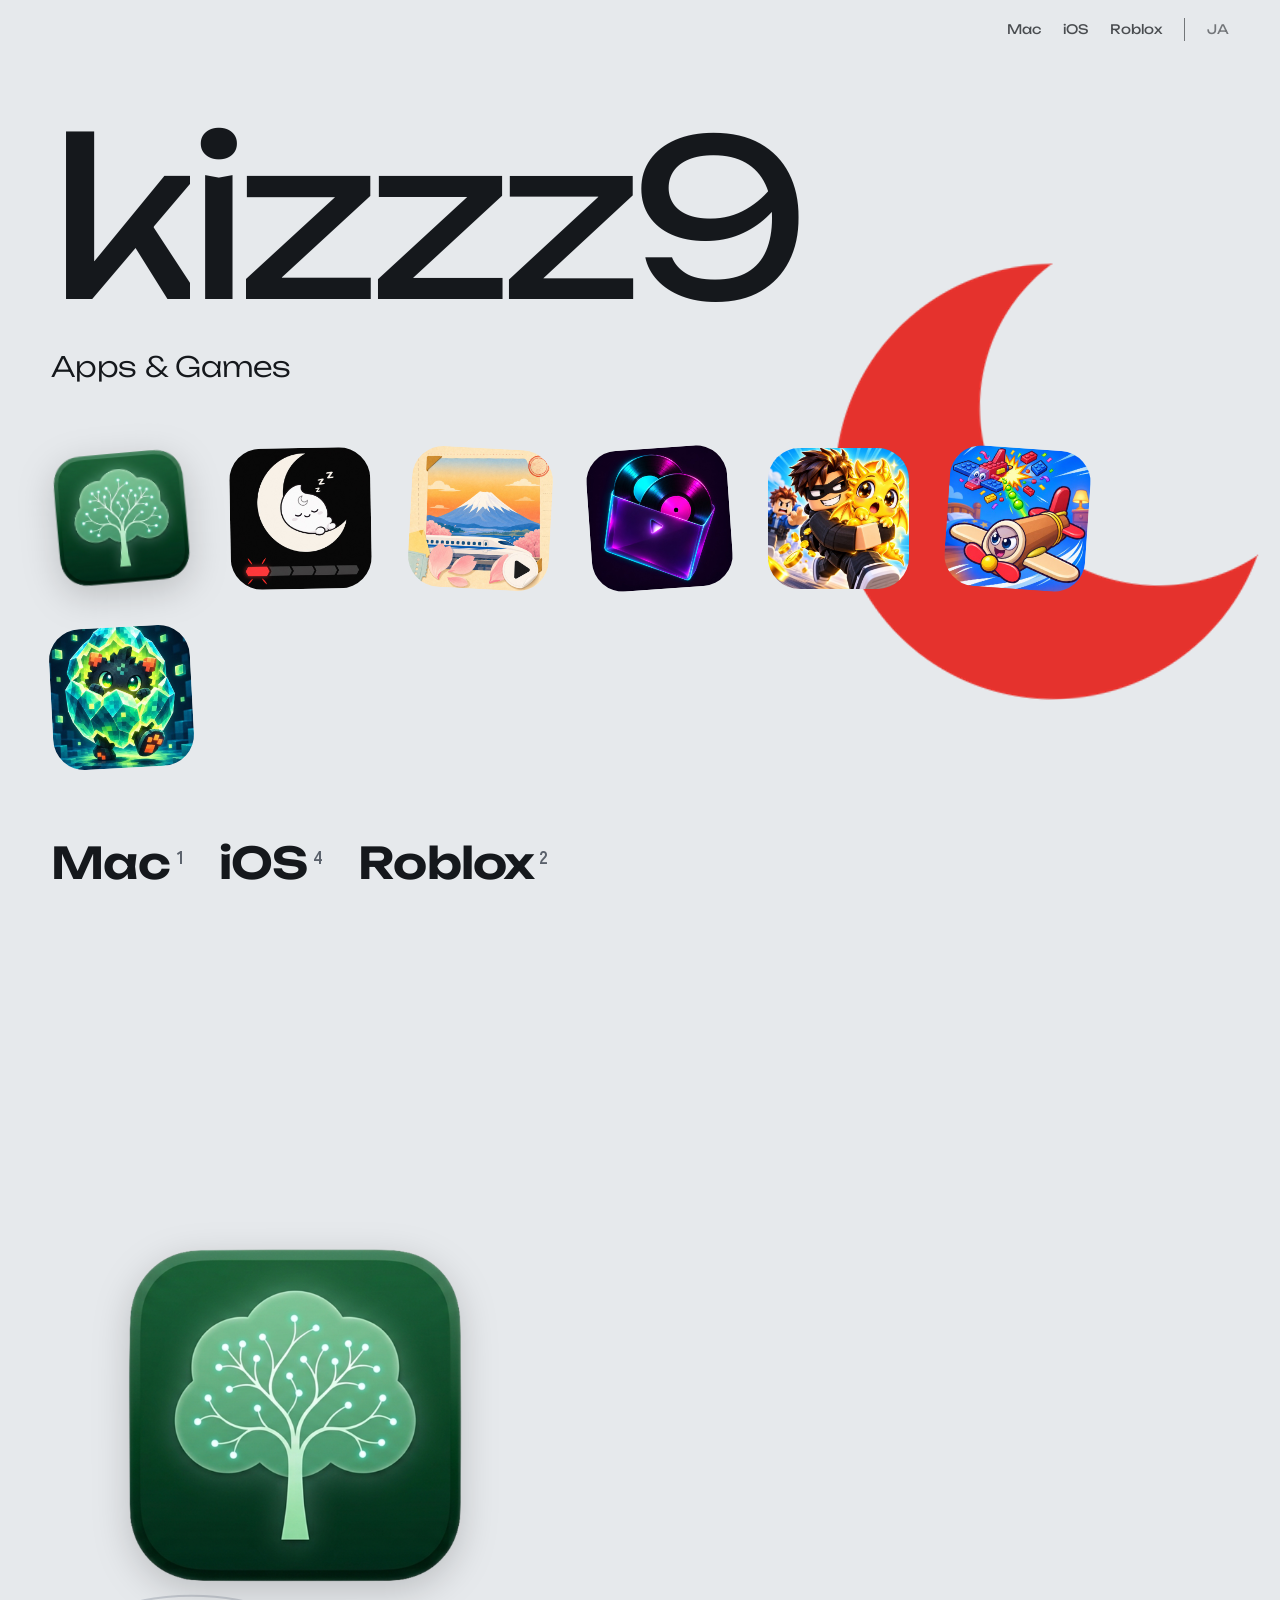
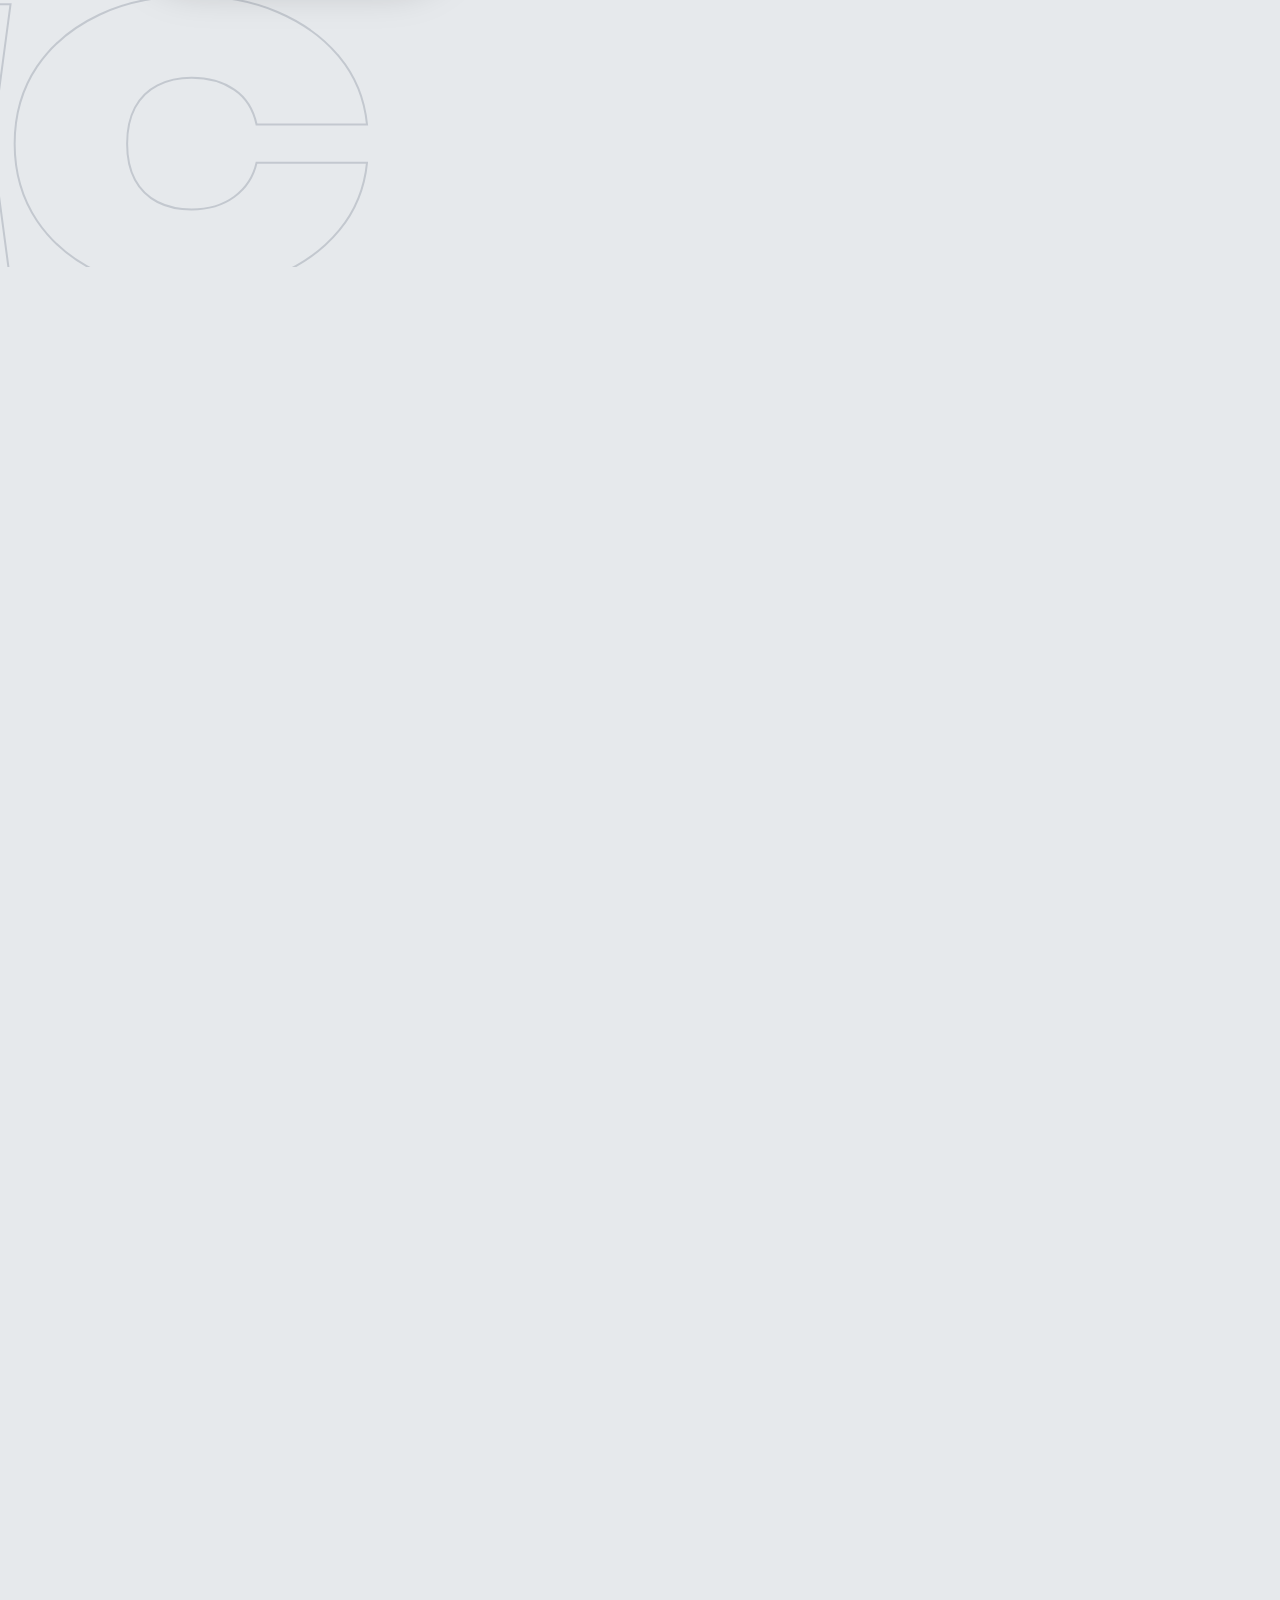
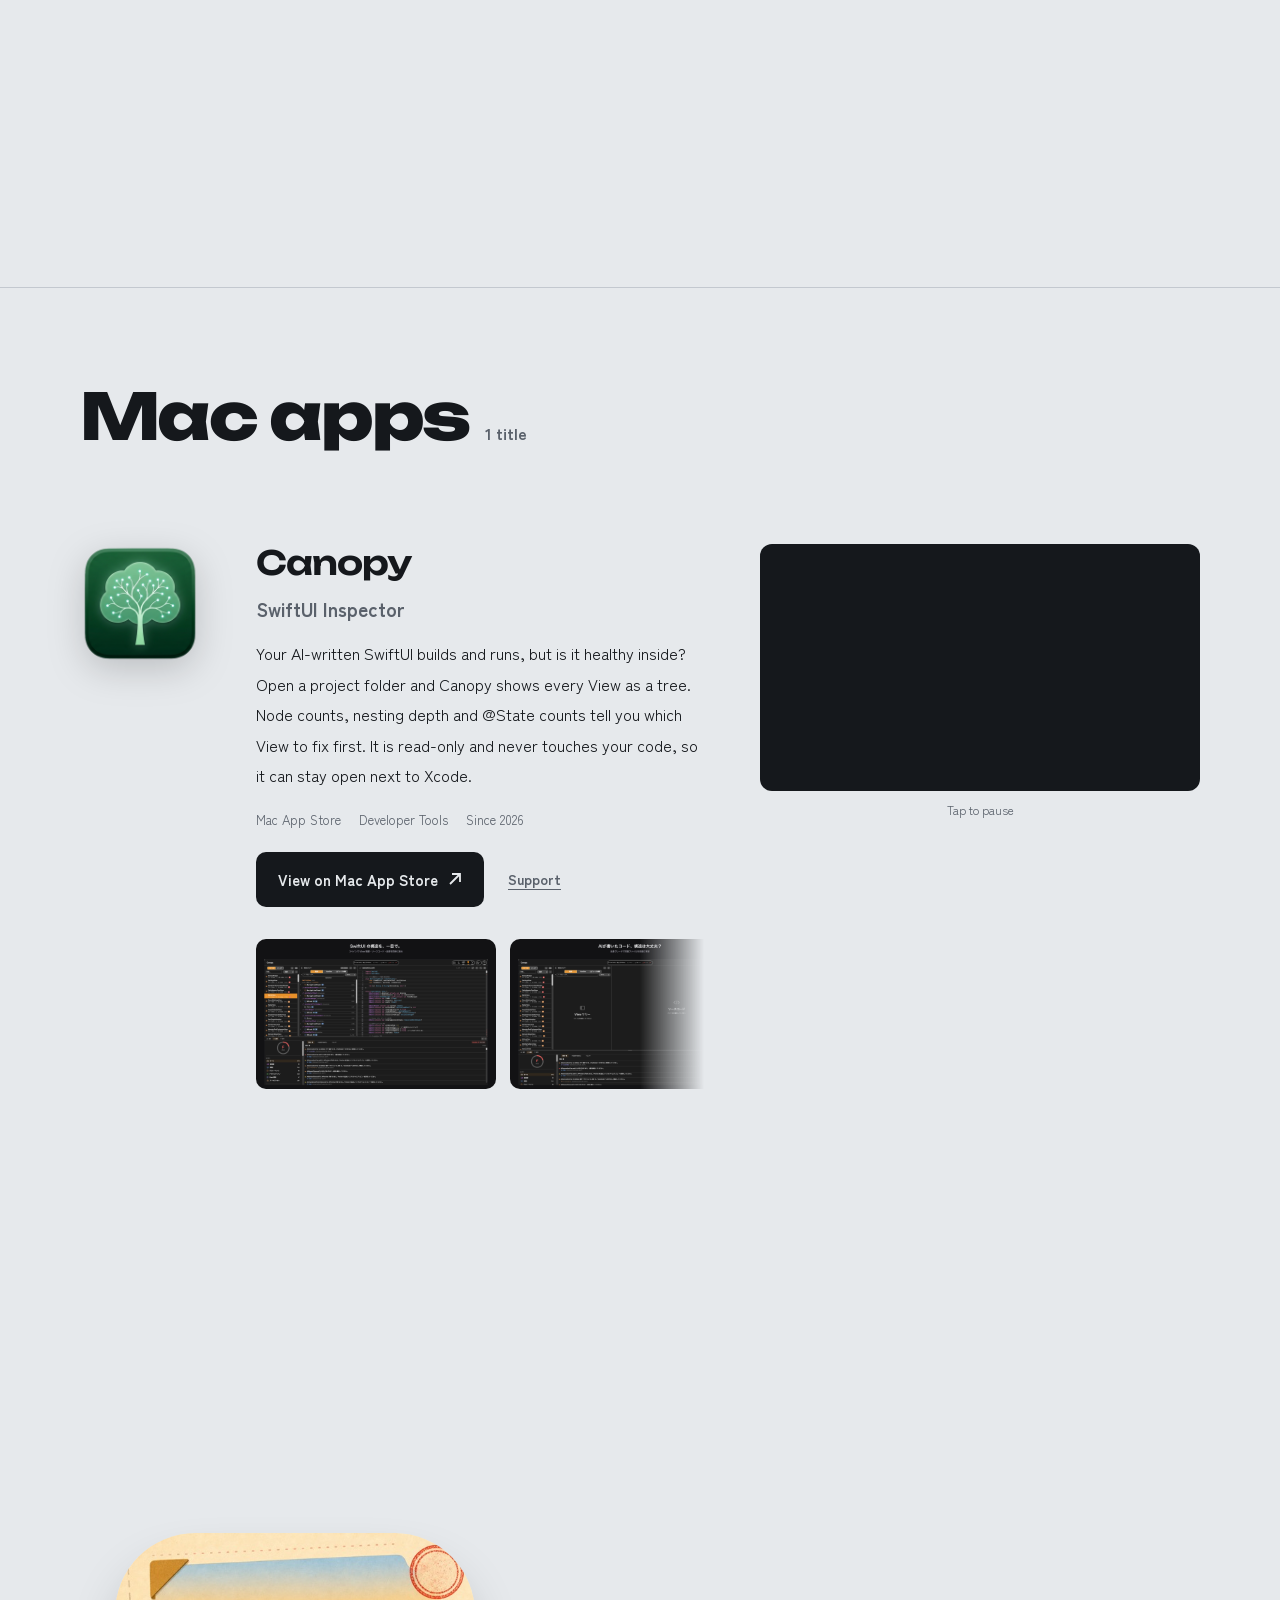
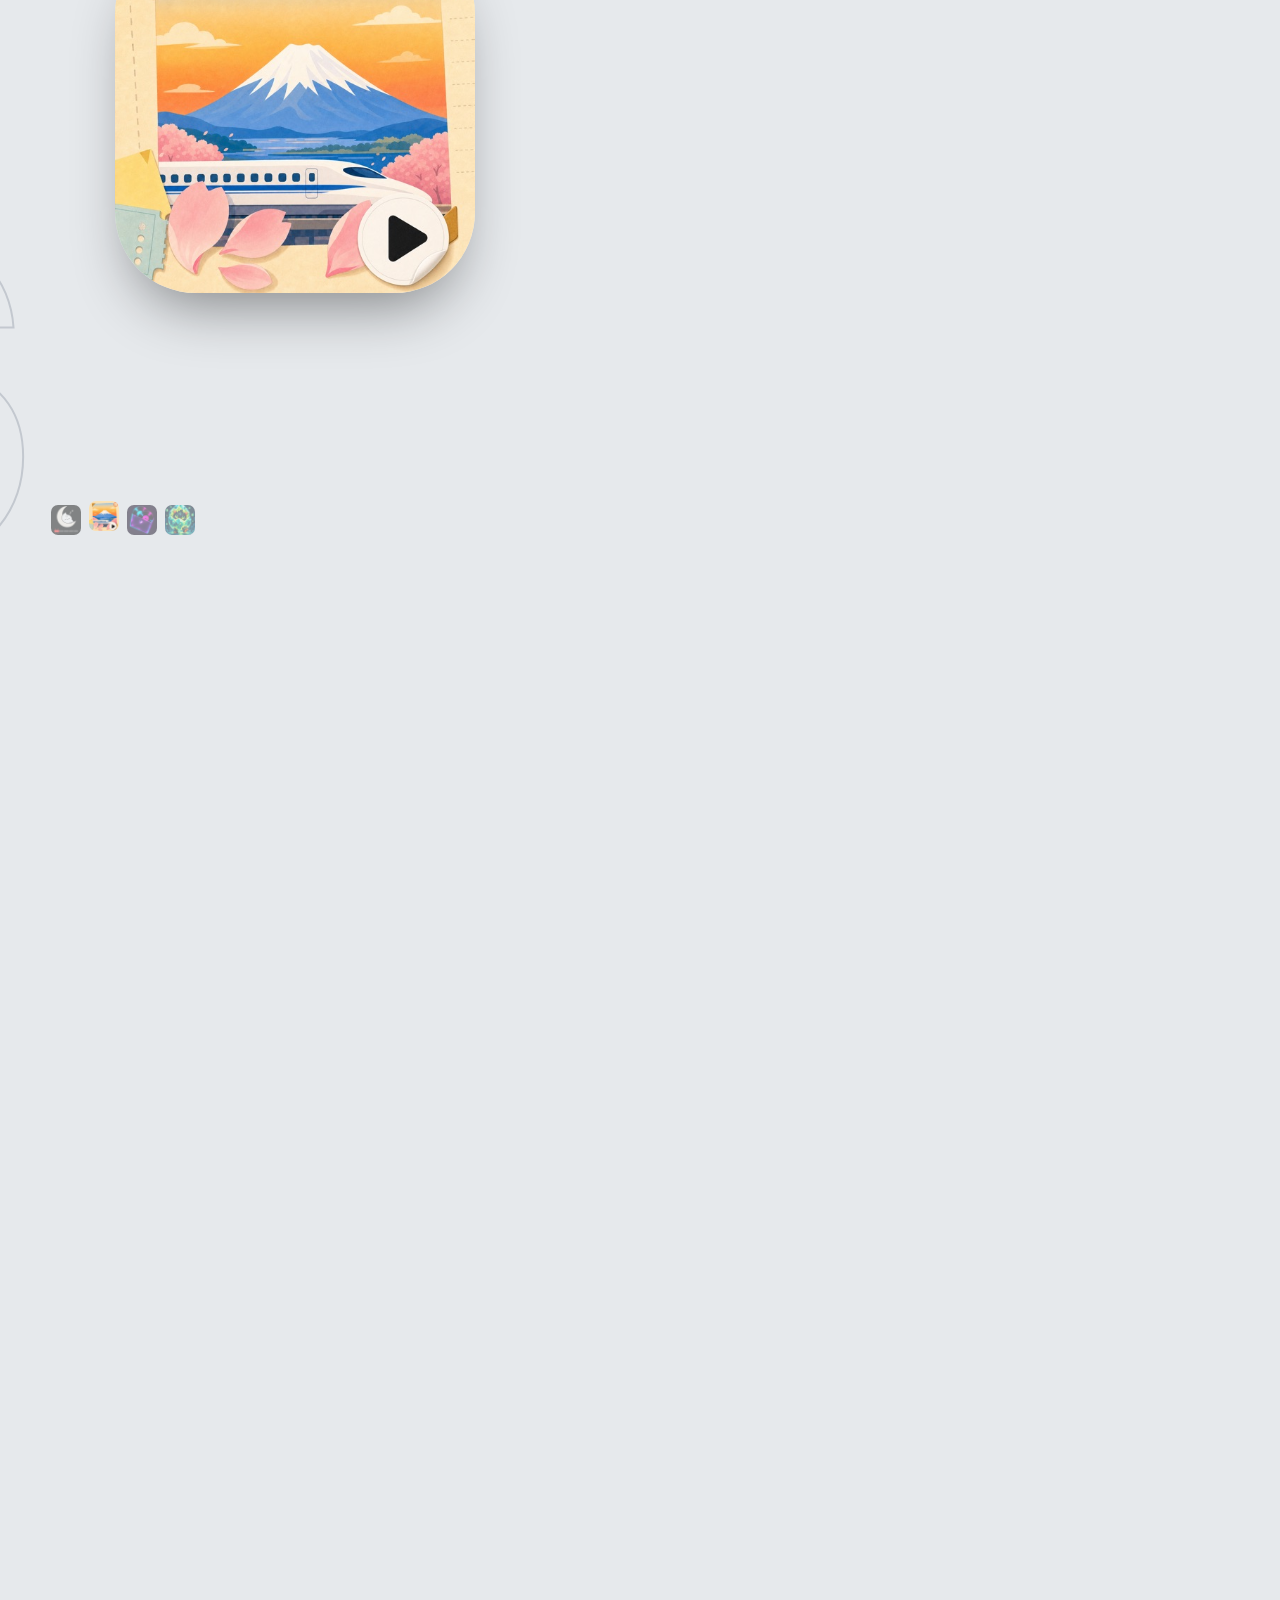
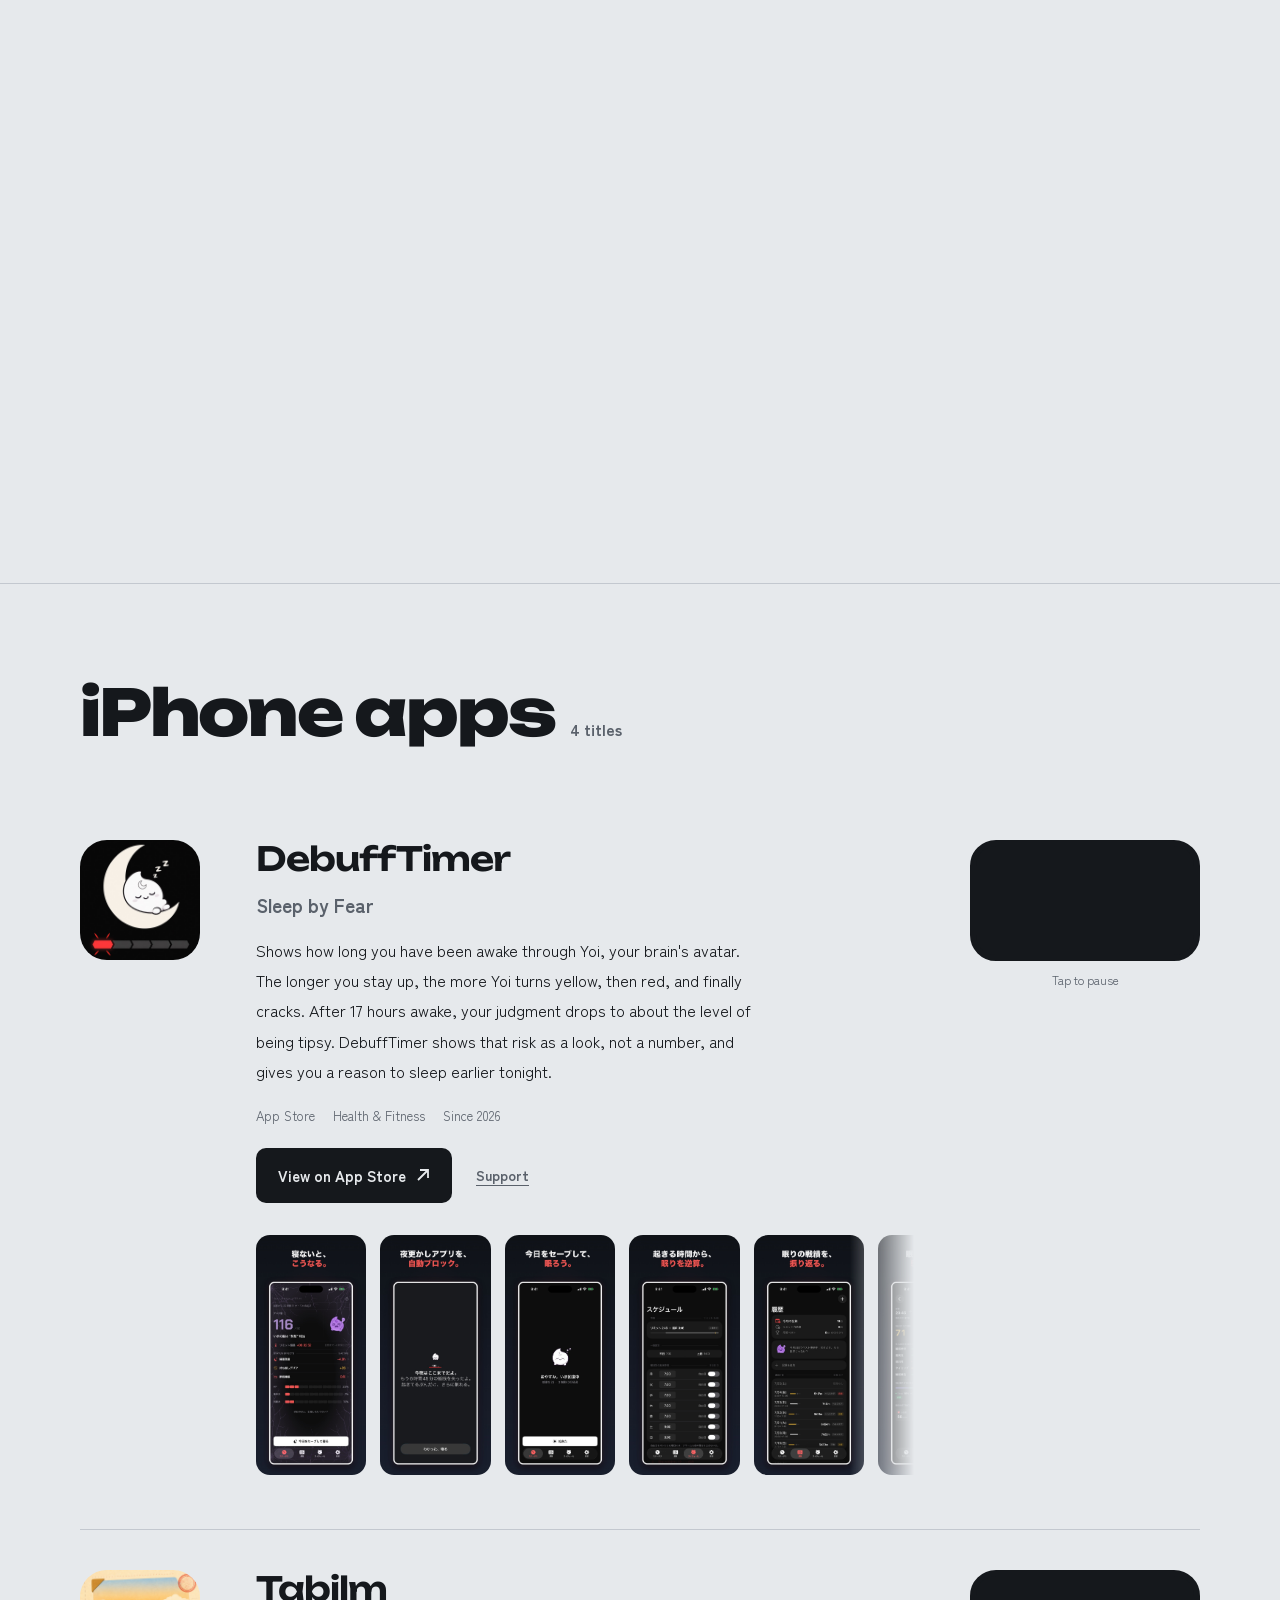
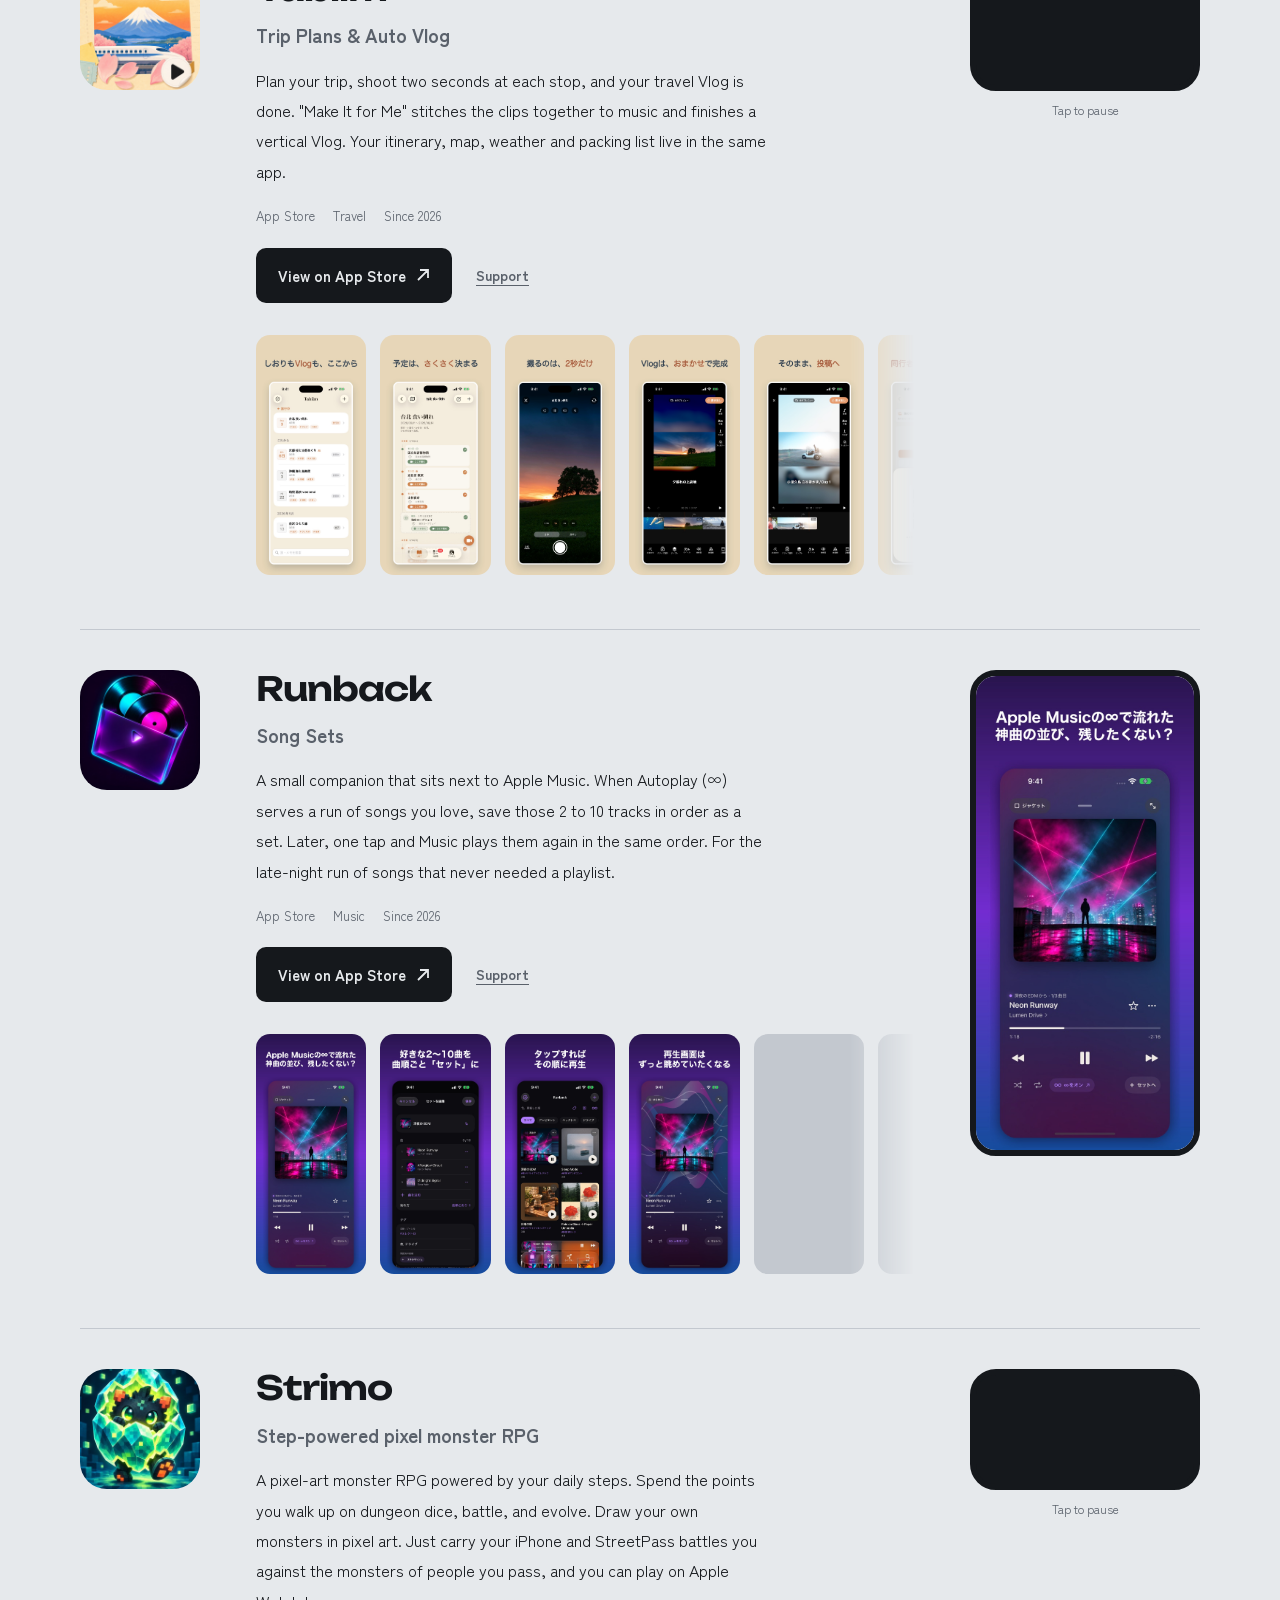
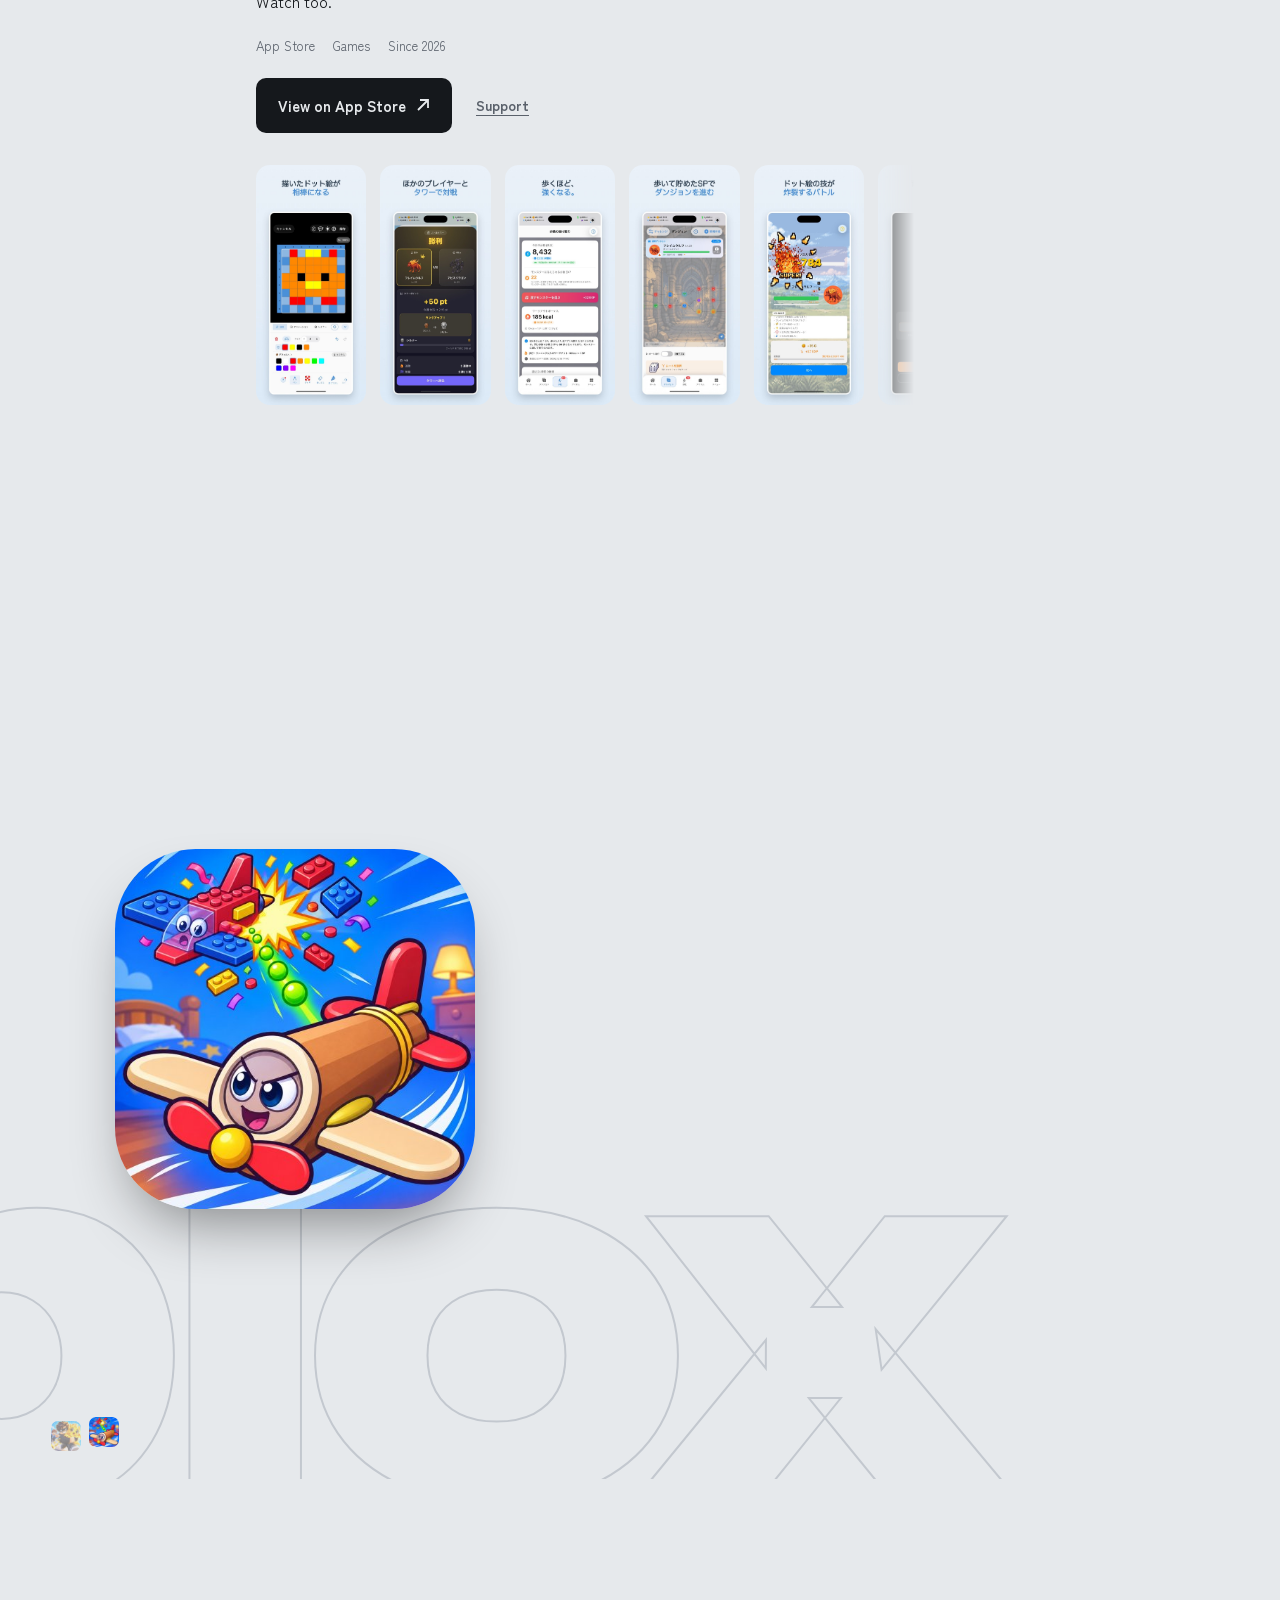
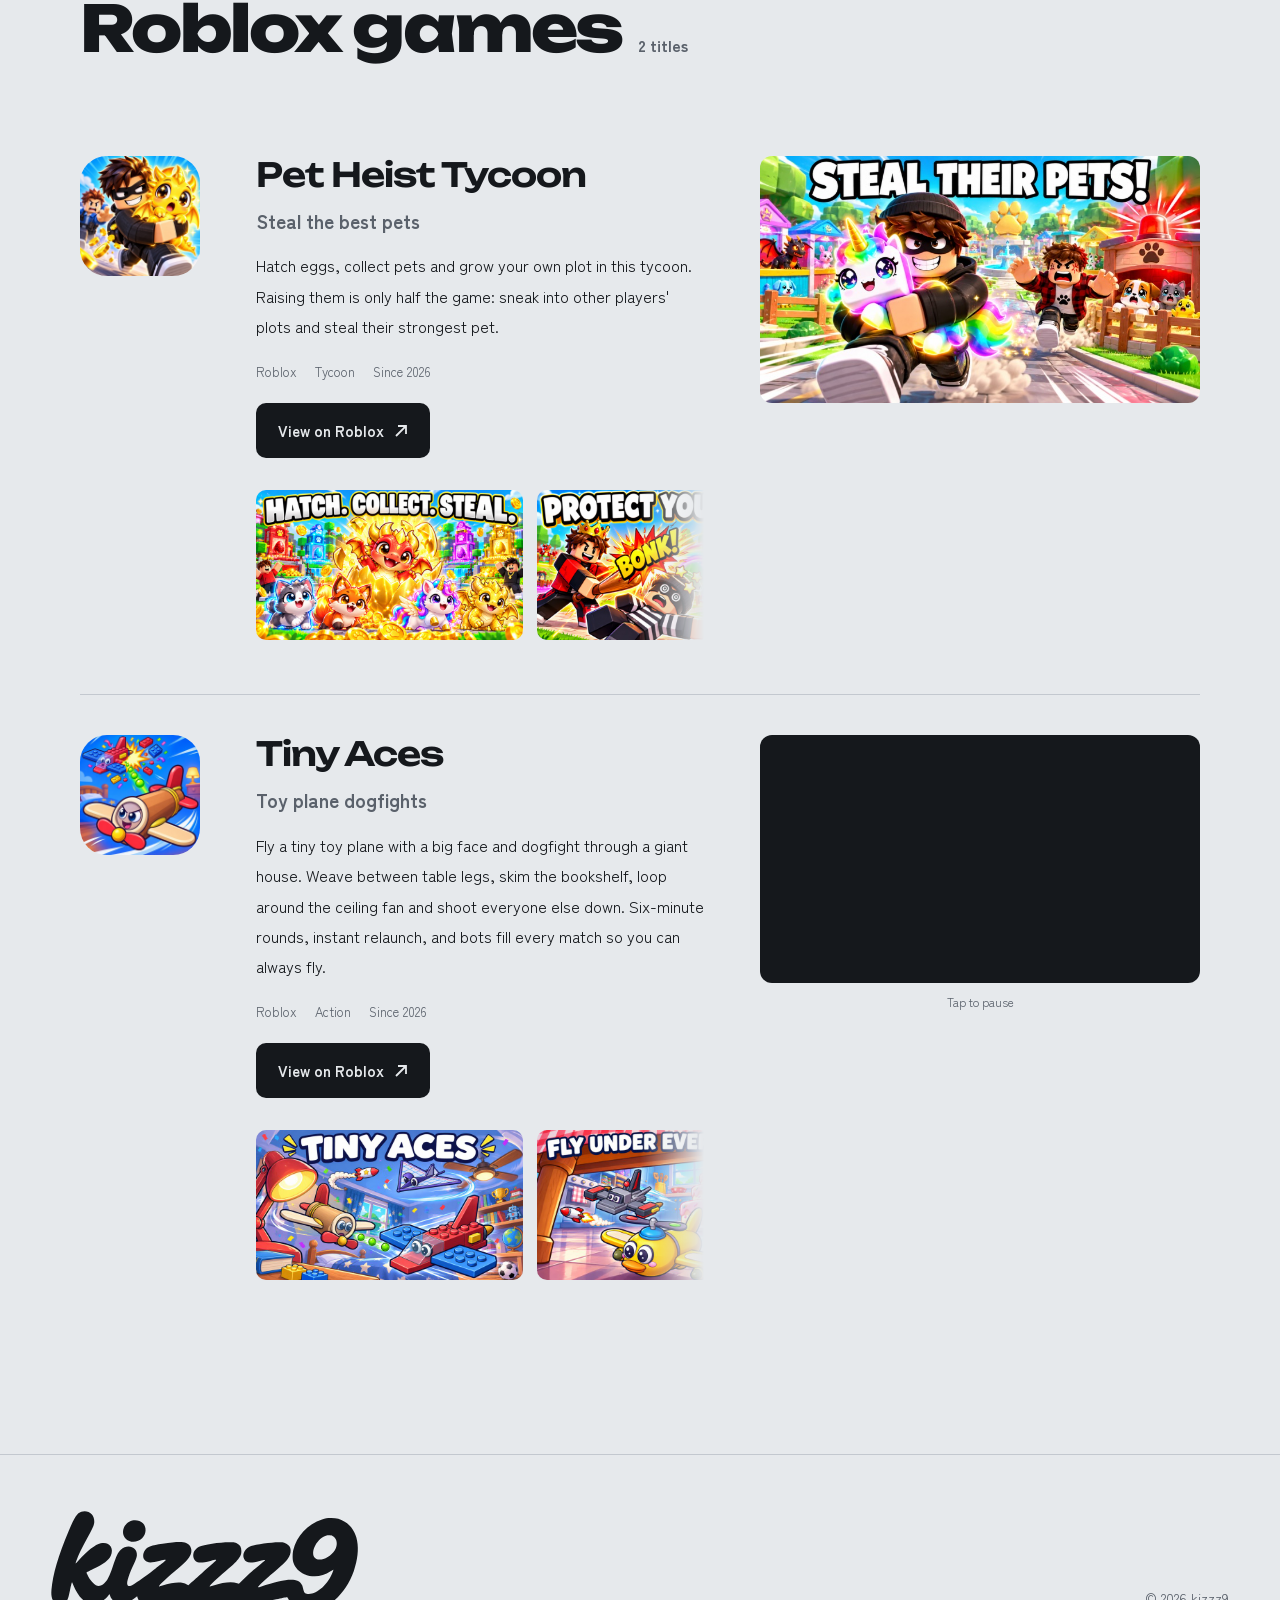
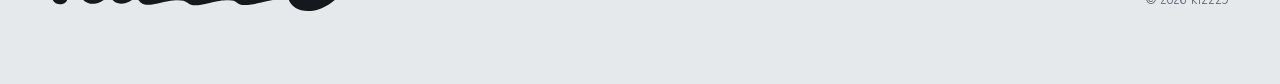
<file: index.html>
<!doctype html>
<html lang="ja">
<head>
<meta charset="utf-8">
<meta name="viewport" content="width=device-width, initial-scale=1">
<title>kizzz9 Apps</title>
<meta name="description" content="kizzz9 が公開している Mac・iPhone のアプリと Roblox のゲーム。">
<meta property="og:title" content="kizzz9 Apps">
<meta property="og:description" content="kizzz9 が公開している Mac・iPhone のアプリと Roblox のゲーム。">
<meta property="og:type" content="website">
<meta property="og:url" content="https://kizzz9.github.io/">
<meta property="og:image" content="https://kizzz9.github.io/assets/og.png">
<meta property="og:image:width" content="1200">
<meta property="og:image:height" content="630">
<meta property="og:image:alt" content="kizzz9 Apps &amp; Games">
<meta name="twitter:card" content="summary_large_image">
<meta name="theme-color" content="#e6e9ec">
<link rel="icon" href="assets/favicon.png" type="image/png">
<link rel="apple-touch-icon" href="assets/apple-touch-icon.png">
<link rel="preconnect" href="https://fonts.googleapis.com">
<link rel="preconnect" href="https://fonts.gstatic.com" crossorigin>
<link href="https://fonts.googleapis.com/css2?family=Unbounded:wght@200..900&family=Zen+Kaku+Gothic+New:wght@400;700&display=swap" rel="stylesheet">
<link rel="stylesheet" href="style.css">
</head>
<body>
<header class="bar">
  <a class="bar-home" href="#top" aria-label="kizzz9 トップへ"><span id="barMark" aria-hidden="true">kizzz9</span></a>
  <nav class="bar-nav" id="nav" aria-label="プラットフォーム"></nav>
</header>

<main id="top">
  <section class="intro">
    <h1 class="intro-name" id="wordmark" aria-label="kizzz9">kizzz9</h1>
    <p class="intro-lead">Apps &amp; Games</p>
    <ul class="intro-shelf" id="shelf" aria-label="アプリとゲームの一覧"></ul>
    <p class="intro-index" id="index"></p>
    <canvas class="topo" id="topo" aria-hidden="true"></canvas>
  </section>

  <div id="platforms"></div>
</main>

<footer class="foot">
  <svg class="sign foot-sign" id="footSign" role="img" aria-label="kizzz9"></svg>
  <div class="foot-meta">
    <p>© 2026 kizzz9</p>
  </div>
</footer>

<dialog class="lightbox" id="lightbox" aria-label="画面の拡大">
  <img alt="">
  <button type="button" class="lb-prev" aria-label="前の画面">‹</button>
  <button type="button" class="lb-next" aria-label="次の画面">›</button>
  <button type="button" class="lb-close" aria-label="閉じる">×</button>
</dialog>

<script src="apps.js"></script>
<script src="signature.js"></script>
<script src="main.js"></script>
<script src="bg.js"></script>
</body>
</html>
</file>
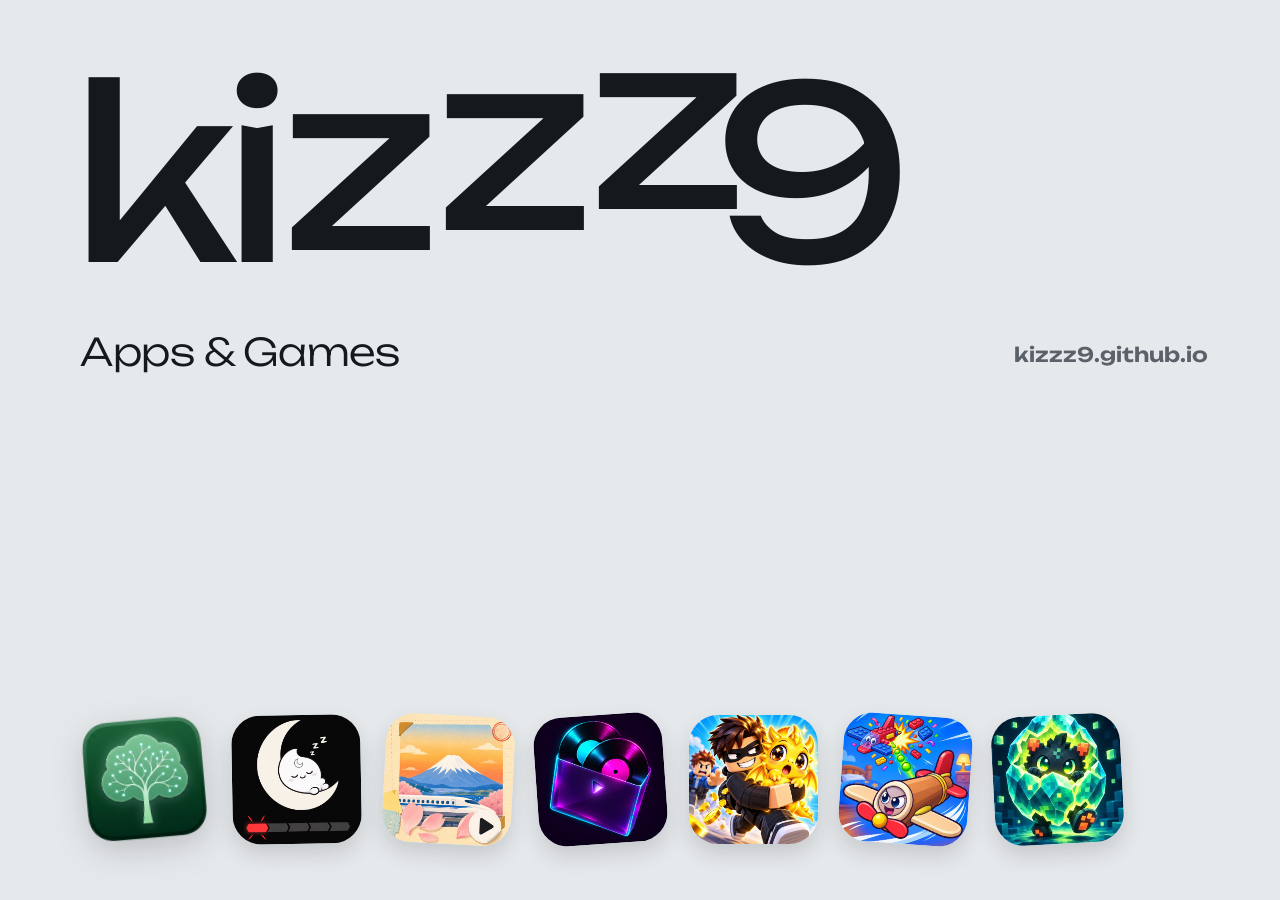
<file: tools/og.html>
<!doctype html>
<!-- シェア用の画像 (assets/og.png) の元。apps.js のアイコンを並べる。tools/og.sh で書き出す -->
<html><head><meta charset="utf-8">
<link href="https://fonts.googleapis.com/css2?family=Unbounded:wght@300;400;600&display=block" rel="stylesheet">
<style>
html, body { margin: 0; width: 1200px; height: 630px; background: #e6e9ec; color: #15181c; font-family: Unbounded, sans-serif; overflow: hidden; }
.w { position: absolute; left: 72px; top: 64px; font-size: 240px; font-weight: 400; letter-spacing: -0.045em; line-height: .9; }
.w span { display: inline-block; }
.w .z1 { transform: translate(.02em, -.05em); } .w .z2 { transform: translate(.055em, -.135em); } .w .z3 { transform: translate(.09em, -.22em); }
.l { position: absolute; left: 80px; top: 328px; font-size: 38px; font-weight: 300; letter-spacing: -0.01em; }
.u { position: absolute; right: 72px; top: 342px; font-size: 20px; font-weight: 600; color: #5b6168; }
.icons { position: absolute; left: 80px; right: 72px; bottom: 56px; display: flex; gap: var(--gap); align-items: flex-end; }
.icons img { width: var(--s); height: var(--s); object-fit: cover; transform: rotate(var(--r)); }
.icons img.ios { border-radius: 22.4%; box-shadow: 0 10px 22px rgba(0, 0, 0, .14); }
.icons img.free { filter: drop-shadow(0 10px 16px rgba(0, 0, 0, .18)); }
</style></head><body>
<div class="w">ki<span class="z1">z</span><span class="z2">z</span><span class="z3">z</span>9</div>
<div class="l">Apps &amp; Games</div>
<div class="u">kizzz9.github.io</div>
<div class="icons" id="icons"></div>
<script src="../apps.js"></script>
<script>
  // 本数に合わせてアイコンの大きさを決める (多いほど小さく)
  const apps = window.APPS || [], n = apps.length, width = 1200 - 80 - 72;
  const s = Math.min(150, (width - (n - 1) * 24) / Math.max(n, 1));
  const box = document.getElementById("icons");
  box.style.setProperty("--s", s + "px");
  box.style.setProperty("--gap", Math.round(s * 0.18) + "px");
  apps.forEach((a, i) => {
    const img = new Image();
    img.src = "../" + a.icon;
    img.className = a.iconShape === "free" ? "free" : "ios";
    img.style.setProperty("--r", (((i * 37) % 11) - 5) + "deg");
    box.append(img);
  });
</script>
</body></html>
</file>
<file: style.css>
:root {
  --paper: #e6e9ec;
  --paper-2: #d7dbe0;
  --ink: #15181c;
  --muted: #5a616b;
  --line: #c3c8cf;
  --display: "Unbounded", "Zen Kaku Gothic New", sans-serif;
  --text: "Zen Kaku Gothic New", "Hiragino Sans", sans-serif;
  --gutter: clamp(16px, 4vw, 56px);
  color-scheme: light;
}

* { box-sizing: border-box; }
html { -webkit-text-size-adjust: 100%; overflow-x: clip; }
body {
  margin: 0;
  background: var(--paper);
  color: var(--ink);
  font-family: var(--text);
  font-size: 16px;
  line-height: 1.8;
}
img, video { display: block; max-width: 100%; }
a { color: inherit; }
:focus-visible { outline: 3px solid var(--ink); outline-offset: 3px; }

/* ---------- header ---------- */
.bar {
  position: fixed;
  inset: 0 0 auto 0;
  z-index: 50;
  display: flex;
  justify-content: space-between;
  align-items: center;
  padding: 18px var(--gutter);
  color: var(--ink);
  pointer-events: none;
  transition: color .3s, background-color .3s;
}
.bar.is-plain { background: rgba(230, 233, 236, .86); -webkit-backdrop-filter: blur(12px); backdrop-filter: blur(12px); }
.bar a { pointer-events: auto; text-decoration: none; }
.bar-home { display: block; font-family: var(--display); font-weight: 500; font-size: 20px; line-height: .9; letter-spacing: -0.045em; }
.bar-home span { display: block; opacity: 0; transition: opacity .2s; }
.bar.is-signed .bar-home span { opacity: 1; }

/* ---------- logo (marker) ---------- */
.sign { display: block; overflow: visible; aspect-ratio: 12400 / 4050; }
.sign .glyphs { fill: currentColor; fill-opacity: 0; stroke: currentColor; stroke-width: 1.4px; stroke-dasharray: 1; stroke-dashoffset: 1; }
.sign.is-drawn .glyphs { animation: ink 1.1s cubic-bezier(.55, .1, .35, 1) forwards, fill .35s .85s forwards; }
.sign.is-drawn { animation: pop .45s .85s cubic-bezier(.3, 1.6, .5, 1) both; }
@keyframes ink { to { stroke-dashoffset: 0; } }
@keyframes fill { to { fill-opacity: 1; stroke-width: 0; } }
@keyframes pop { from { transform: scale(.94) rotate(-2deg); } to { transform: none; } }
.bar-nav { display: flex; gap: 22px; font-family: var(--display); font-size: 13px; }
.bar-nav a { opacity: .75; }
.bar-nav a:hover, .bar-nav a.is-on { opacity: 1; }

/* ---------- intro ---------- */
.intro {
  min-height: 100svh;
  padding: 120px var(--gutter) 64px;
  display: grid;
  grid-template-rows: auto auto 1fr auto;
  gap: 8px;
}
.intro-name {
  position: relative;
  z-index: 49;
  width: max-content;
  margin: 0;
  transform-origin: 0 0;
  will-change: transform;
  font-family: var(--display);
  font-weight: 400;
  font-size: clamp(64px, 17vw, 300px);
  line-height: .9;
  letter-spacing: -0.045em;
}
.intro-lead {
  margin: 18px 0 0;
  font-family: var(--display);
  font-size: clamp(18px, 2.2vw, 28px);
  font-weight: 300;
  letter-spacing: -0.01em;
}
.intro-name .ch { display: inline-block; overflow: clip; padding: .06em 0 .1em; margin: -.06em 0 -.1em; vertical-align: top; }
/* z は右上へ昇るので、上と右の見切りを広げる (下は登場のときに文字を隠すので広げない) */
.intro-name .ch.z { padding: .34em .16em .1em 0; margin: -.34em -.16em -.1em 0; }
.intro-name .ch > span { display: inline-block; transform: translateY(110%); }
.intro-name.is-in .ch > span { transform: none; transition: transform 1s cubic-bezier(.2, .8, .2, 1); transition-delay: calc(var(--i) * 70ms); }
.intro-name.is-in .ch.z > span > span { display: inline-block; transform-origin: 50% 90%; animation: snooze 3.2s cubic-bezier(.45, 0, .3, 1) infinite; animation-delay: calc(1.4s + var(--j) * 160ms); }
@keyframes snooze {
  0%, 100% { transform: none; }
  40%, 60% { transform: translate(calc(.02em + var(--j) * .035em), calc(-.05em - var(--j) * .085em)); }
}

.intro-shelf {
  list-style: none;
  margin: 0;
  padding: 48px 0;
  display: flex;
  align-items: end;
  gap: clamp(14px, 3vw, 40px);
  flex-wrap: wrap;
}
.intro-shelf li { animation: drop .9s cubic-bezier(.2, .9, .25, 1.2) both; animation-delay: calc(var(--i) * 90ms + 200ms); }
.intro-shelf a { display: block; width: clamp(64px, 11vw, 150px); transition: transform .25s; transform: rotate(var(--r)); }
.intro-shelf a:hover { transform: rotate(0deg) translateY(-6px); }
@keyframes drop {
  from { opacity: 0; transform: translateY(-60px); }
  to { opacity: 1; transform: none; }
}
.intro-index {
  margin: 0;
  display: flex;
  flex-wrap: wrap;
  gap: 8px 36px;
  font-family: var(--display);
  font-size: clamp(22px, 3.4vw, 44px);
  font-weight: 600;
  letter-spacing: -0.02em;
}
.intro-index a { text-decoration: none; }
.intro-index a:hover { text-decoration: underline; text-decoration-thickness: 3px; text-underline-offset: 6px; }
.intro-index small { font-family: var(--text); font-size: .4em; font-weight: 700; color: var(--muted); margin-left: 6px; vertical-align: super; }

/* トップの背景 (bg.js) */
.intro { position: relative; isolation: isolate; }
.topo { position: absolute; inset: 0; width: 100%; height: 100%; z-index: -1; pointer-events: none; }


/* ---------- icons ---------- */
.icon { width: 100%; aspect-ratio: 1; object-fit: cover; }
.icon.ios { border-radius: 22.4%; }
.icon.free { filter: drop-shadow(0 10px 18px rgba(0, 0, 0, .18)); }

/* ---------- stage ---------- */
.platform { position: relative; }
.stage-wrap { height: 280vh; position: relative; }
.stage {
  position: sticky;
  top: 0;
  height: 100vh;
  height: 100svh;
  overflow: hidden;
}

.word {
  position: absolute;
  left: 0;
  bottom: -0.16em;
  margin: 0;
  font-family: var(--display);
  font-weight: 800;
  font-size: clamp(160px, 38vw, 720px);
  line-height: 1;
  letter-spacing: -0.05em;
  white-space: nowrap;
  color: transparent;
  -webkit-text-stroke: 2px var(--line);
  will-change: transform;
  user-select: none;
}

.flood {
  position: absolute;
  inset: 0;
  background: var(--bg);
  color: var(--fg);
  clip-path: circle(0% at 78% 50%);
  will-change: clip-path;
  transition: background-color .6s, color .6s;
}
.flood .word { -webkit-text-stroke-color: var(--pop); opacity: .55; }

.sweep {
  position: absolute;
  top: 50%;
  left: 0;
  margin: 0;
  font-family: var(--display);
  font-weight: 800;
  font-size: clamp(120px, 24vw, 420px);
  line-height: 1;
  letter-spacing: -0.05em;
  white-space: nowrap;
  color: var(--fg);
  transform: translate(100vw, -55%);
  will-change: transform;
}

.hero-icon {
  position: absolute;
  z-index: 3;
  left: 9vw;
  top: 50%;
  width: min(30vw, 46vh, 360px);
  margin-top: calc(min(30vw, 46vh, 360px) / -2);
  will-change: transform;
}
.hero-icon .icon.ios { box-shadow: 0 30px 60px -20px rgba(0, 0, 0, .45); }

.hero-copy {
  position: absolute;
  z-index: 2;
  left: calc(9vw + min(30vw, 46vh, 360px) + 6vw);
  right: var(--gutter);
  top: 50%;
  transform: translateY(-50%);
  max-width: 34em;
  opacity: 0;
}
.hero-copy h3 {
  margin: 0;
  font-family: var(--display);
  font-weight: 800;
  font-size: clamp(34px, 4.6vw, 76px);
  line-height: 1.05;
  letter-spacing: -0.035em;
}
.hero-sub { margin: 10px 0 0; font-weight: 700; font-size: clamp(16px, 1.5vw, 20px); }
.hero-desc { margin: 18px 0 0; font-size: 16px; line-height: 1.9; max-width: 32em; }
.meta { margin: 18px 0 0; padding: 0; list-style: none; display: flex; flex-wrap: wrap; gap: 4px 18px; font-size: 13px; opacity: .8; }
.cta {
  display: inline-flex;
  align-items: center;
  gap: 10px;
  margin-top: 26px;
  padding: 14px 22px;
  border-radius: 10px;
  background: var(--fg);
  color: var(--bg);
  font-weight: 700;
  font-size: 15px;
  text-decoration: none;
  transition: transform .2s;
}
.cta:hover { transform: translateY(-2px); }
.cta svg { width: 14px; height: 14px; }

.cast {
  position: absolute;
  z-index: 4;
  left: var(--gutter);
  bottom: 28px;
  display: flex;
  align-items: center;
  gap: 10px;
  font-size: 13px;
  font-weight: 700;
}
.cast ol { display: flex; gap: 8px; margin: 0; padding: 0; list-style: none; }
.cast li { width: 30px; opacity: .45; transition: opacity .3s, transform .3s; }
.cast li.is-on { opacity: 1; transform: translateY(-4px); }
.cast li .icon.ios { border-radius: 7px; }

/* ---------- list under the stage ---------- */
.list {
  padding: 96px var(--gutter) 120px;
  border-top: 1px solid var(--line);
}
.list-head { display: flex; align-items: baseline; gap: 16px; margin: 0 0 56px; }
.list-head h2 { margin: 0; font-family: var(--display); font-weight: 800; font-size: clamp(32px, 5vw, 64px); letter-spacing: -0.035em; line-height: 1; }
.list-head span { color: var(--muted); font-weight: 700; }

.list-head, .row { max-width: 1120px; margin-left: auto; margin-right: auto; }
.row {
  display: grid;
  grid-template-columns: 120px minmax(0, 1fr) auto;
  gap: 32px 56px;
  align-items: start;
  padding: 40px 0;
}
.row + .row { border-top: 1px solid var(--line); }
.row-icon { width: 120px; }
.row h3 { margin: 0; font-family: var(--display); font-weight: 600; font-size: clamp(24px, 2.6vw, 34px); letter-spacing: -0.03em; line-height: 1.15; }
.row h3 a { text-decoration: none; }
.row h3 a:hover { text-decoration: underline; text-underline-offset: 5px; }
.row .hero-sub { color: var(--muted); }
.row .hero-desc { margin-top: 12px; }
.row .meta { color: var(--muted); opacity: 1; }
.row .cta { --fg: var(--ink); --bg: var(--paper); margin-top: 20px; }

.media { width: 230px; margin: 0; }
.media video, .media img.shot {
  width: 100%;
  border-radius: 26px;
  border: 6px solid var(--ink);
  background: var(--ink);
  cursor: pointer;
}
.media img.shot { cursor: default; }
.media.wide { width: 440px; }
.media.wide video { border-radius: 12px; border-width: 0; aspect-ratio: 16 / 9; object-fit: cover; }
.media.wide img.shot { border-radius: 12px; border-width: 0; aspect-ratio: 16 / 9; object-fit: cover; cursor: default; }
.media figcaption { margin-top: 8px; font-size: 12px; color: var(--muted); text-align: center; }

.row-links { display: flex; align-items: center; flex-wrap: wrap; gap: 12px 24px; margin-top: 20px; }
.row .row-links .cta { margin-top: 0; }
.support { font-weight: 700; font-size: 14px; color: var(--muted); text-underline-offset: 4px; }
.support:hover { color: var(--ink); }

/* スクショの横並び */
.shots {
  display: flex;
  gap: 14px;
  margin: 28px 0 0;
  padding: 4px 0 14px;
  list-style: none;
  overflow-x: auto;
  scroll-snap-type: x proximity;
  overscroll-behavior-x: contain;
  scrollbar-width: thin;
  scrollbar-color: var(--line) transparent;
  -webkit-mask-image: linear-gradient(90deg, #000 calc(100% - 64px), transparent);
  mask-image: linear-gradient(90deg, #000 calc(100% - 64px), transparent);
}
.shots li { flex: none; scroll-snap-align: start; }
.shots li:last-child { padding-right: 64px; }
.shots button { display: block; padding: 0; border: 0; background: none; cursor: zoom-in; border-radius: 14px; }
.shots img { display: block; height: 240px; width: auto; aspect-ratio: auto 598 / 1300; border-radius: 14px; background: var(--line); transition: transform .25s; }
.shots.wide img { height: 150px; aspect-ratio: auto 16 / 10; border-radius: 10px; }
.shots button:hover img { transform: translateY(-4px); }
.shots button:focus-visible { outline: 2px solid var(--ink); outline-offset: 3px; }

/* 拡大表示 */
.lightbox { padding: 0; border: 0; background: transparent; max-width: none; max-height: none; width: 100vw; height: 100vh; height: 100dvh; overflow: hidden; }
.lightbox::backdrop { background: rgba(10, 12, 14, .86); }
.lightbox[open] { display: grid; place-items: center; }
.lightbox img { max-width: min(92vw, 440px); max-height: 88dvh; border-radius: 18px; object-fit: contain; }
.lightbox.wide img { max-width: 92vw; border-radius: 10px; }
.lightbox button {
  position: fixed; width: 52px; height: 52px; border: 0; border-radius: 50%;
  background: rgba(255, 255, 255, .12); color: #fff; font-size: 30px; line-height: 1; cursor: pointer;
}
.lightbox button:hover { background: rgba(255, 255, 255, .24); }
.lb-prev { left: 20px; top: 50%; margin-top: -26px; }
.lb-next { right: 20px; top: 50%; margin-top: -26px; }
.lb-close { right: 20px; top: 20px; }

/* ---------- footer ---------- */
.foot {
  padding: 56px var(--gutter) 72px;
  border-top: 1px solid var(--line);
  display: flex;
  justify-content: space-between;
  flex-wrap: wrap;
  gap: 8px 24px;
  font-size: 14px;
  color: var(--muted);
}
.foot { align-items: end; color: var(--ink); }
.foot-sign { width: clamp(180px, 24vw, 320px); }
.foot-meta { display: grid; gap: 4px; justify-items: end; color: var(--muted); }
.foot p { margin: 0; }

/* ---------- narrow screens ---------- */
@media (max-width: 760px) {
  .bar-nav { gap: 14px; }
  .intro { min-height: 0; padding-top: 104px; grid-template-rows: auto; }
  .intro-name { font-size: 25vw; }
  .intro-shelf { gap: 3vw; flex-wrap: nowrap; padding: 40px 0 36px; }
  /* icons shrink to fit one row however many apps there are (6 x 15vw + gaps ran 37px off a 390px phone) */
  .intro-shelf li { flex: 0 1 15vw; min-width: 0; }
  .intro-shelf a { width: 100%; }
  .hero-icon {
    left: 50%;
    top: 13vh;
    top: 13svh;
    width: min(44vw, 30vh);
    margin-left: calc(min(44vw, 30vh) / -2);
    margin-top: 0;
  }
  .hero-copy {
    left: var(--gutter);
    right: var(--gutter);
    top: auto;
    bottom: 76px;
    transform: none;
  }
  .hero-copy h3 { font-size: clamp(30px, 9vw, 44px); }
  .hero-desc { font-size: 15px; line-height: 1.8; margin-top: 12px; }
  .meta { margin-top: 12px; }
  .cta { margin-top: 16px; padding: 12px 18px; }
  .sweep { top: 30%; }
  .cast { bottom: 20px; }

  .row { grid-template-columns: 72px minmax(0, 1fr); gap: 20px; }
  .row-icon { width: 72px; }
  .media, .media.wide { grid-column: 1 / -1; width: 100%; max-width: 280px; }
  .media.wide { max-width: none; }
  .shots { margin-right: calc(var(--gutter) * -1); }
  .shots img { height: 240px; }
  .shots.wide img { height: 150px; }
  .lb-prev, .lb-next { top: auto; bottom: 24px; margin-top: 0; }
}
@media (max-width: 760px) and (max-height: 700px) {
  .hero-desc { display: none; }
}

/* ---------- reduced motion ---------- */
@media (prefers-reduced-motion: reduce) {
  .stage-wrap { height: auto; }
  .stage { position: relative; height: 100svh; min-height: 640px; }
  .intro-shelf li { animation: none; }
  .intro-name .ch > span { transform: none; }
  .intro-name.is-in .ch.z > span > span { animation: none; }
  .sign .glyphs { fill-opacity: 1; stroke-width: 0; }
  .sign.is-drawn, .sign.is-drawn .glyphs { animation: none; }
  .flood { clip-path: none; transition: none; }
}

/* 言語の切り替え */
.bar-nav .lang { padding-left: 22px; border-left: 1px solid currentColor; opacity: .55; }
</file>
